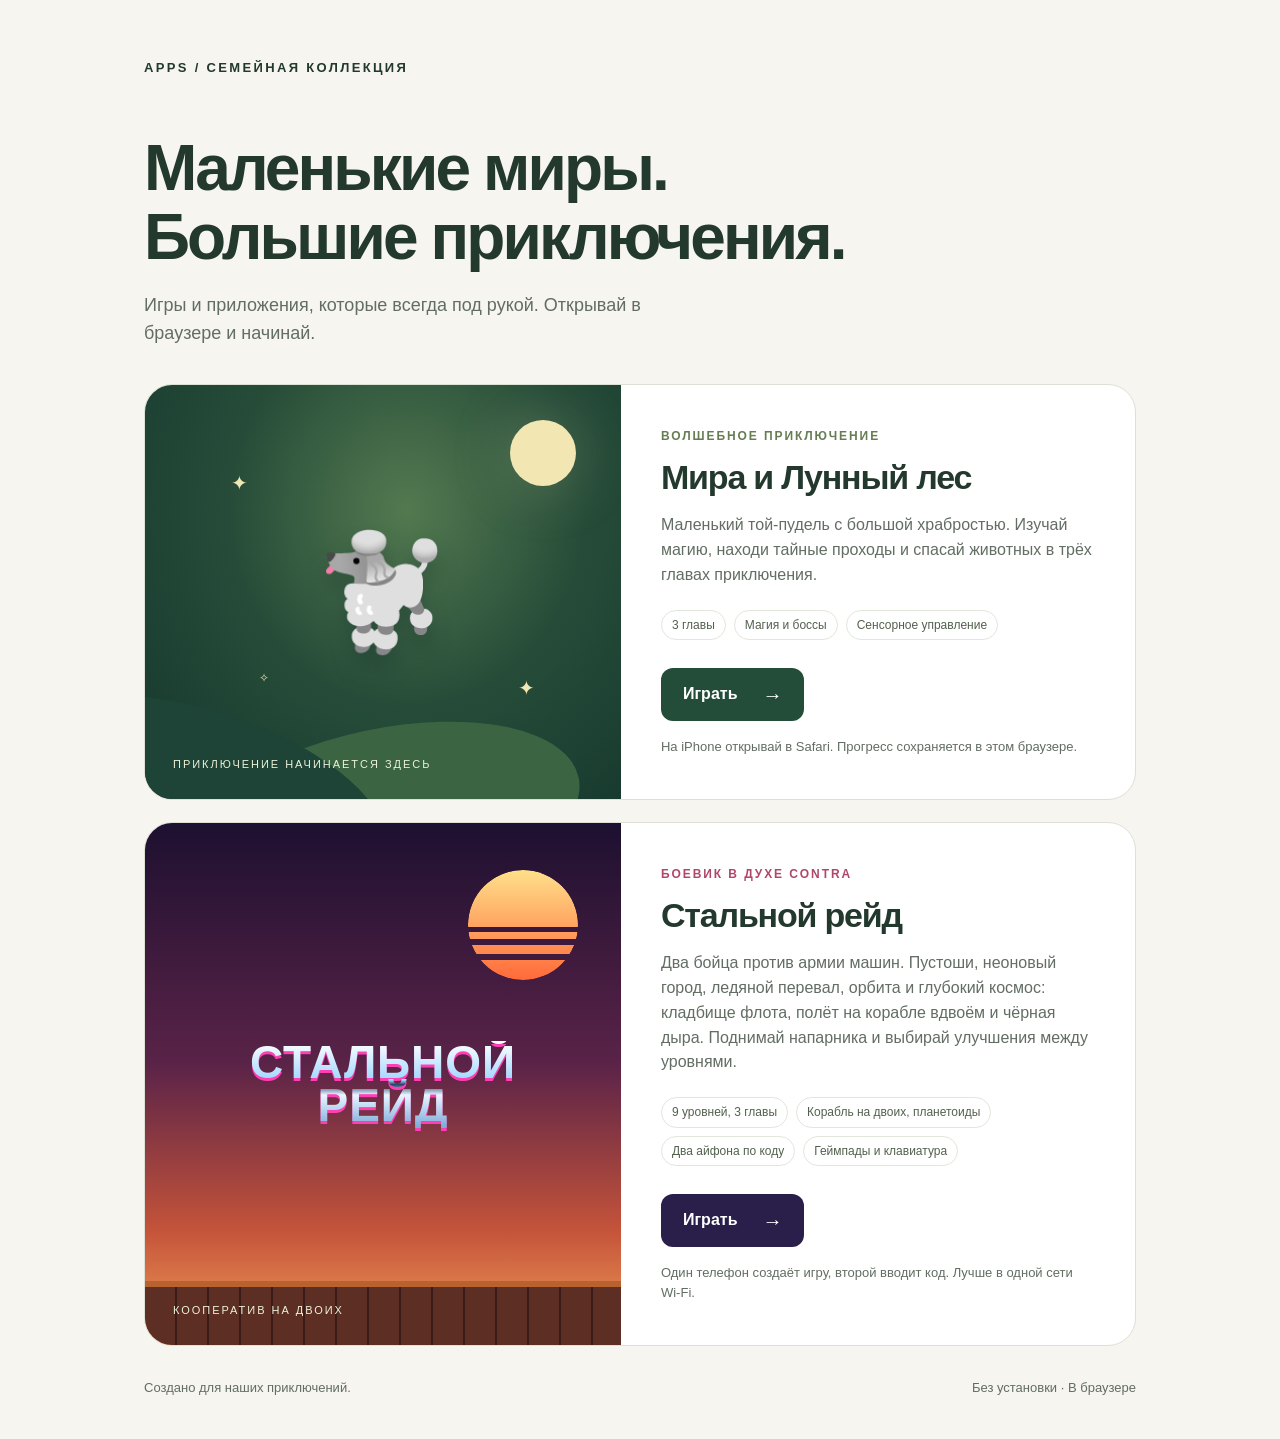
<file: index.html>
<!doctype html>
<html lang="ru">
<head>
<meta charset="utf-8">
<meta name="viewport" content="width=device-width, initial-scale=1, viewport-fit=cover">
<meta name="theme-color" content="#f6f5ef">
<meta name="description" content="Семейная коллекция браузерных игр и приложений: «Мира и Лунный лес» и кооперативный боевик «Стальной рейд».">
<title>Apps — игры и приложения</title>
<style>
:root{color-scheme:light;--ink:#23392e;--muted:#626d63;--paper:#f6f5ef;--green:#234d39}
*{box-sizing:border-box}body{margin:0;background:var(--paper);color:var(--ink);font-family:-apple-system,BlinkMacSystemFont,"Segoe UI",sans-serif;line-height:1.55}
main{max-width:1040px;margin:auto;padding:58px 24px 40px}.brand{font-weight:700;letter-spacing:.18em;font-size:13px}.eyebrow{font-size:12px;text-transform:uppercase;letter-spacing:.16em;font-weight:600}
header{padding:56px 0 36px}h1{font-size:clamp(36px,6vw,64px);letter-spacing:-.045em;line-height:1.08;margin:0 0 20px;font-weight:650}header p{max-width:530px;font-size:18px;color:var(--muted);margin:0}
.card{display:grid;grid-template-columns:1fr 1.08fr;border:1px solid #dde1d5;border-radius:28px;overflow:hidden;background:#fff}
.art{position:relative;min-height:340px;display:grid;place-items:center;background:radial-gradient(ellipse at 55% 30%,#537950 0,#264c39 48%,#15372d 100%);overflow:hidden}
.art:before,.art:after{content:"";position:absolute;border-radius:50%;width:400px;height:180px;bottom:-110px;background:#3b6442;transform:rotate(-12deg)}.art:after{left:-150px;bottom:-90px;background:#1d4436;transform:rotate(17deg)}
.moon{position:absolute;top:35px;right:45px;width:66px;height:66px;border-radius:50%;background:#f2e7b3;box-shadow:0 0 60px #f2e7b340}
.spark{position:absolute;color:#f2e7b3;font-size:20px}.s1{left:18%;top:20%}.s2{left:24%;bottom:27%;font-size:12px}.s3{right:18%;bottom:23%}
.dog{font-size:110px;filter:drop-shadow(0 15px 10px #102c2a50);z-index:1;line-height:1}.art-label{position:absolute;bottom:26px;left:28px;color:#ecf1d7;font-size:11px;letter-spacing:.18em;text-transform:uppercase;z-index:2}
.content{padding:42px 40px;display:flex;flex-direction:column;align-items:flex-start;justify-content:center}.content .eyebrow{color:#667c53}
h2{font-size:34px;letter-spacing:-.035em;line-height:1.16;margin:12px 0 16px}.description{color:var(--muted);margin:0 0 22px;font-size:16px}
.tags{display:flex;flex-wrap:wrap;gap:8px;margin-bottom:28px}.tags span{border:1px solid #e2e6db;border-radius:100px;font-size:12px;padding:5px 10px;color:#52614e}
.play{display:inline-flex;align-items:center;justify-content:center;gap:25px;background:var(--green);color:white;border-radius:12px;text-decoration:none;padding:14px 22px;font-size:16px;font-weight:600;min-height:52px}.play:hover{background:#326349}.play:focus-visible{outline:3px solid #b18832;outline-offset:4px}.play span{font-size:20px;line-height:1}
.note{font-size:13px;color:var(--muted);margin:16px 0 0}footer{margin-top:32px;font-size:13px;color:var(--muted);display:flex;justify-content:space-between;gap:20px;flex-wrap:wrap}
.games{display:grid;gap:22px}
.raid .art{background:linear-gradient(180deg,#1d1030 0%,#5a2348 46%,#c4533a 78%,#f4a259 100%)}
.raid .art:before,.raid .art:after{display:none}
.raid .sun{position:absolute;width:110px;height:110px;border-radius:50%;right:9%;top:9%;background:linear-gradient(#ffe08a,#ff6a3a);-webkit-mask:repeating-linear-gradient(180deg,#000 0 52%,transparent 52% 56%,#000 56% 63%,transparent 63% 68%,#000 68% 76%,transparent 76% 82%,#000 82% 100%);mask:repeating-linear-gradient(180deg,#000 0 52%,transparent 52% 56%,#000 56% 63%,transparent 63% 68%,#000 68% 76%,transparent 76% 82%,#000 82% 100%)}
.raid .ground{position:absolute;left:0;right:0;bottom:0;height:64px;background:repeating-linear-gradient(90deg,#5c2e24 0 30px,#3b1b17 30px 32px);border-top:6px solid #b8632f}
.raid .title{position:relative;z-index:1;font:900 clamp(30px,4.2vw,46px)/.95 "Arial Black",Impact,sans-serif;text-align:center;letter-spacing:.02em;color:#e8f6ff;background:linear-gradient(180deg,#fff 0,#9fd8ff 45%,#28466e 50%,#e8f6ff 62%,#7aa8d8 100%);-webkit-background-clip:text;background-clip:text;-webkit-text-fill-color:transparent;filter:drop-shadow(0 3px 0 #ff3fb4)}
.raid .content .eyebrow{color:#b0476a}.raid .play{background:#2a1f4a}.raid .play:hover{background:#3b2c66}
@media(max-width:650px){main{padding:28px 18px 32px}header{padding:38px 0 28px}header p{font-size:16px}.card{grid-template-columns:1fr;border-radius:22px}.art{min-height:230px}.dog{font-size:85px}.moon{width:52px;height:52px;right:34px;top:26px}.content{padding:28px 24px}h2{font-size:30px}.play{width:100%}.tags{margin-bottom:22px}}
</style>
</head>
<body>
<main>
<div class="brand">APPS / СЕМЕЙНАЯ КОЛЛЕКЦИЯ</div>
<header><h1>Маленькие миры.<br>Большие приключения.</h1><p>Игры и приложения, которые всегда под рукой. Открывай в браузере и начинай.</p></header>
<section class="games" aria-label="Игры и приложения">
<article class="card">
<div class="art" role="img" aria-label="Маленький пудель в волшебном лесу при лунном свете">
<div class="moon"></div><span class="spark s1">✦</span><span class="spark s2">✧</span><span class="spark s3">✦</span><div class="dog" aria-hidden="true">🐩</div><div class="art-label">Приключение начинается здесь</div>
</div>
<div class="content">
<div class="eyebrow">Волшебное приключение</div>
<h2>Мира и Лунный лес</h2>
<p class="description">Маленький той-пудель с большой храбростью. Изучай магию, находи тайные проходы и спасай животных в трёх главах приключения.</p>
<div class="tags"><span>3 главы</span><span>Магия и боссы</span><span>Сенсорное управление</span></div>
<a class="play" href="./mira/">Играть <span aria-hidden="true">→</span></a>
<p class="note">На iPhone открывай в Safari. Прогресс сохраняется в этом браузере.</p>
</div>
</article>
<article class="card raid">
<div class="art" role="img" aria-label="Закатное небо и неоновый заголовок «Стальной рейд»">
<div class="sun"></div><div class="ground"></div><div class="title">СТАЛЬНОЙ<br>РЕЙД</div><div class="art-label">Кооператив на двоих</div>
</div>
<div class="content">
<div class="eyebrow">Боевик в духе Contra</div>
<h2>Стальной рейд</h2>
<p class="description">Два бойца против армии машин. Пустоши, неоновый город, ледяной перевал, орбита и глубокий космос: кладбище флота, полёт на корабле вдвоём и чёрная дыра. Поднимай напарника и выбирай улучшения между уровнями.</p>
<div class="tags"><span>9 уровней, 3 главы</span><span>Корабль на двоих, планетоиды</span><span>Два айфона по коду</span><span>Геймпады и клавиатура</span></div>
<a class="play" href="./raid/">Играть <span aria-hidden="true">→</span></a>
<p class="note">Один телефон создаёт игру, второй вводит код. Лучше в одной сети Wi-Fi.</p>
</div>
</article>
</section>
<footer><span>Создано для наших приключений.</span><span>Без установки · В браузере</span></footer>
</main>
</body>
</html>
</file>
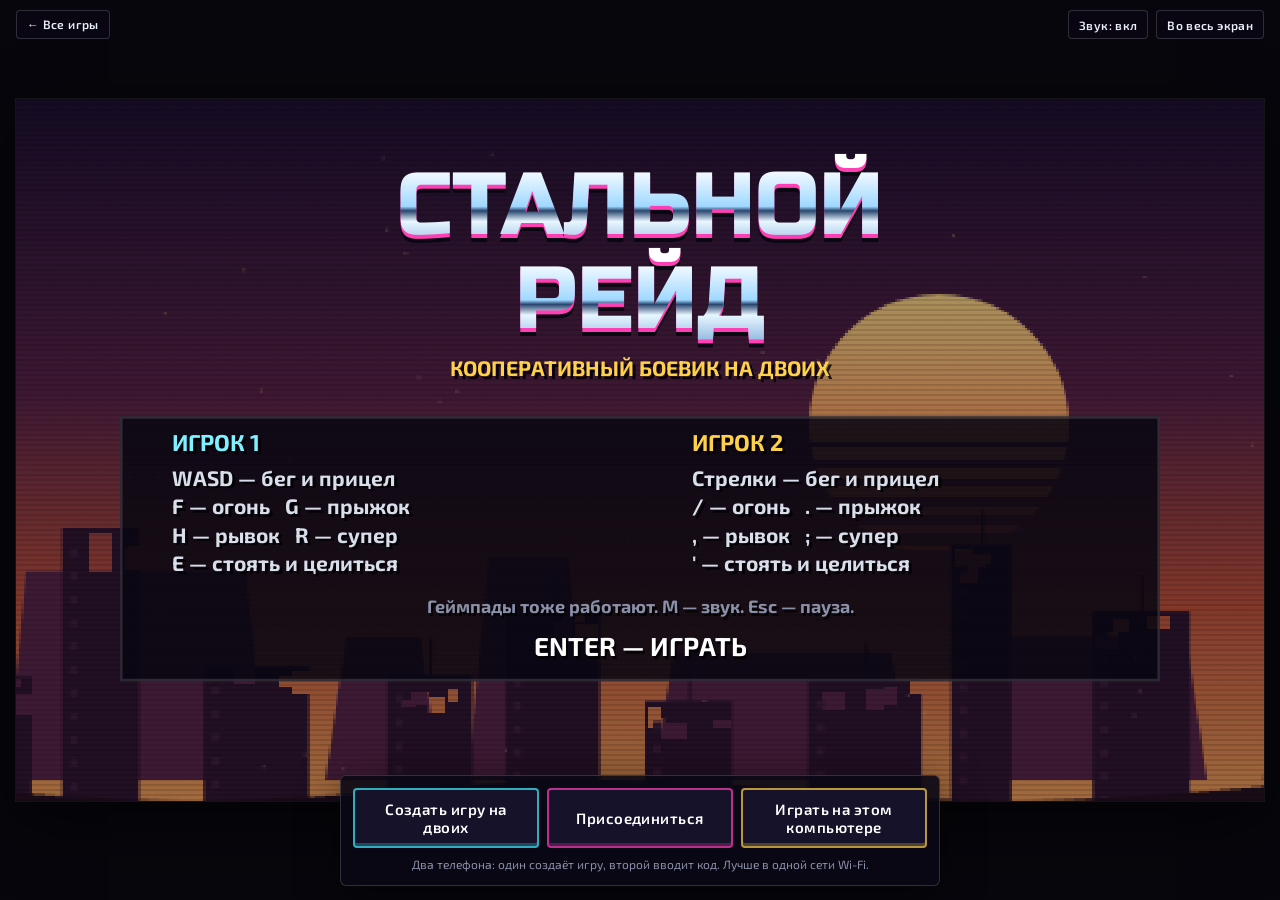
<file: raid/index.html>
<!doctype html>
<html lang="ru">
<head>
<meta charset="utf-8">
<meta name="viewport" content="width=device-width, initial-scale=1, maximum-scale=1, user-scalable=no, viewport-fit=cover">
<meta name="apple-mobile-web-app-capable" content="yes">
<meta name="mobile-web-app-capable" content="yes">
<meta name="apple-mobile-web-app-status-bar-style" content="black-translucent">
<meta name="apple-mobile-web-app-title" content="Стальной рейд">
<meta name="theme-color" content="#07060c">
<meta name="description" content="Кооперативный боевик в духе Contra на двоих: два айфона, три уровня, боссы и улучшения.">
<title>Стальной рейд</title>
<link rel="apple-touch-icon" href="./icon.png">
<link rel="icon" href="./icon.png">
<link rel="preconnect" href="https://fonts.googleapis.com">
<link rel="preconnect" href="https://fonts.gstatic.com" crossorigin>
<link href="https://fonts.googleapis.com/css2?family=Exo+2:wght@500;700&family=Russo+One&display=swap" rel="stylesheet">
<style>
:root{
  --bg:#07060c; --ink:#e8eef8; --muted:#8a90a8; --cyan:#3ff0ff; --pink:#ff3fb4; --amber:#ffd04a; --green:#5dff7a;
  --panel:rgba(10,8,22,.9); --line:rgba(255,255,255,.16);
  --px:"Exo 2","Trebuchet MS",sans-serif; --disp:"Russo One","Arial Black",sans-serif;
  color-scheme:dark;
}
*{box-sizing:border-box}
[hidden]{display:none!important}
html,body{height:100%;margin:0;background:var(--bg);color:var(--ink);overscroll-behavior:none}
body{font-family:var(--px);overflow:hidden;position:fixed;inset:0;-webkit-user-select:none;user-select:none;-webkit-touch-callout:none;-webkit-tap-highlight-color:transparent}
#shell{position:absolute;inset:0;padding:max(8px,env(safe-area-inset-top)) max(16px,env(safe-area-inset-right)) max(8px,env(safe-area-inset-bottom)) max(16px,env(safe-area-inset-left))}
body.touch #shell{padding:env(safe-area-inset-top) env(safe-area-inset-right) env(safe-area-inset-bottom) env(safe-area-inset-left);touch-action:none}
#wrap{width:100%;height:100%;display:grid;place-items:center}
canvas{display:block;image-rendering:pixelated;image-rendering:crisp-edges;background:#000;box-shadow:0 0 0 1px rgba(255,255,255,.06),0 20px 60px rgba(0,0,0,.6)}
button{font-family:var(--px);cursor:pointer}
button:focus-visible,input:focus-visible,a:focus-visible{outline:2px solid var(--cyan);outline-offset:2px}

#tools{position:fixed;top:max(10px,env(safe-area-inset-top));right:max(16px,env(safe-area-inset-right));left:max(16px,env(safe-area-inset-left));display:flex;justify-content:space-between;gap:8px;z-index:7;pointer-events:none}
#tools>*{pointer-events:auto}
#tools .grp{display:flex;gap:8px}
.chip{font:600 12px var(--px);color:var(--ink);background:rgba(10,8,22,.7);border:1px solid var(--line);border-radius:4px;padding:6px 10px;text-decoration:none;letter-spacing:.03em}
.chip:hover{border-color:var(--cyan)}
body.ingame #tools{display:none}

#lobby{position:fixed;left:50%;bottom:max(14px,env(safe-area-inset-bottom));transform:translateX(-50%);z-index:6;width:min(600px,calc(100% - 32px))}
.panel{background:var(--panel);border:1px solid var(--line);border-radius:6px;padding:12px;display:flex;flex-direction:column;gap:8px;box-shadow:0 10px 40px rgba(0,0,0,.5)}
#lb-main{flex-direction:row;flex-wrap:wrap;justify-content:center;align-items:center}
#lb-main .row{display:flex;gap:8px;flex-wrap:wrap;justify-content:center;width:100%}
.big{font:600 15px var(--px);color:#fff;background:#151229;border:2px solid var(--line);border-radius:4px;padding:10px 16px;min-height:46px;flex:1 1 150px;letter-spacing:.03em}
.big:active{transform:translateY(1px)}
.big.c1{border-color:rgba(63,240,255,.7);box-shadow:inset 0 -3px 0 rgba(63,240,255,.25)}
.big.c2{border-color:rgba(255,63,180,.7);box-shadow:inset 0 -3px 0 rgba(255,63,180,.25)}
.big.c3{border-color:rgba(255,208,74,.7);box-shadow:inset 0 -3px 0 rgba(255,208,74,.25)}
.ghost{font:600 13px var(--px);color:var(--muted);background:transparent;border:1px solid var(--line);border-radius:4px;padding:8px 12px;align-self:center}
.hint{margin:0;font-size:12px;color:var(--muted);text-align:center;line-height:1.4}
.status{margin:0;font-size:13px;color:var(--amber);text-align:center;min-height:1.2em}
.code{font:40px var(--disp);letter-spacing:.3em;text-align:center;color:#fff;text-shadow:0 2px 0 var(--pink)}
.lbl{margin:0;font-size:12px;color:var(--muted);text-align:center;letter-spacing:.1em;text-transform:uppercase}
.joinrow{display:flex;gap:8px;align-items:stretch}
#join-code{font:28px var(--disp);letter-spacing:.3em;text-align:center;width:9ch;flex:0 0 auto;background:#0d0b1c;color:#fff;border:2px solid var(--line);border-radius:4px;padding:4px 8px;-webkit-user-select:text;user-select:text}
#join-code:focus{border-color:var(--cyan);outline:none}

#touch{position:fixed;inset:0;pointer-events:none;z-index:5}
#touch>*{pointer-events:auto;position:absolute;touch-action:none}
#tpad{left:calc(env(safe-area-inset-left) + 16px);bottom:calc(env(safe-area-inset-bottom) + 12px);width:136px;height:136px;border-radius:50%;background:radial-gradient(circle,rgba(255,255,255,.07),rgba(255,255,255,.02) 70%);border:2px solid rgba(255,255,255,.16)}
#tknob{position:absolute;left:50%;top:50%;width:56px;height:56px;margin:-28px 0 0 -28px;border-radius:50%;background:rgba(63,240,255,.28);border:2px solid rgba(160,250,255,.55);pointer-events:none}
.tb{border-radius:50%;border:2px solid rgba(255,255,255,.3);background:rgba(255,255,255,.06);color:rgba(255,255,255,.9);font:600 11px var(--px);display:grid;place-items:center;letter-spacing:.04em;padding:0}
.tb.on{background:rgba(255,255,255,.32)}
#k-jump{right:calc(env(safe-area-inset-right) + 14px);bottom:calc(env(safe-area-inset-bottom) + 14px);width:76px;height:76px;border-color:rgba(93,255,122,.7)}
#k-fire{right:calc(env(safe-area-inset-right) + 100px);bottom:calc(env(safe-area-inset-bottom) + 8px);width:70px;height:70px;border-color:rgba(255,106,213,.7)}
#k-dash{right:calc(env(safe-area-inset-right) + 22px);bottom:calc(env(safe-area-inset-bottom) + 102px);width:60px;height:60px;border-color:rgba(255,208,74,.75)}
#k-sup{right:calc(env(safe-area-inset-right) + 104px);bottom:calc(env(safe-area-inset-bottom) + 90px);width:54px;height:54px;border-color:rgba(63,240,255,.75)}
#ttop{top:calc(env(safe-area-inset-top) + 72px);left:calc(env(safe-area-inset-left) + 10px);display:flex;flex-direction:column;align-items:flex-start;gap:6px}
.pill{font:600 11px var(--px);color:#fff;background:rgba(10,8,22,.55);border:1px solid var(--line);border-radius:4px;padding:5px 9px;min-height:30px}
.pill.on{border-color:var(--green);color:var(--green)}
body:not(.st-play) #ttop{display:none}
#tedit{position:fixed;top:calc(env(safe-area-inset-top) + 8px);left:50%;transform:translateX(-50%);z-index:9;width:min(380px,calc(100% - 32px));padding:10px}
.editrow{display:flex;gap:8px;align-items:center;justify-content:center}
.editrow label{font-size:13px;color:var(--muted)}
#t-scale{flex:1;accent-color:var(--cyan)}
#t-mirror.on{border-color:var(--green);color:var(--green)}
body.editing #touch .tb,body.editing #tpad{outline:2px dashed var(--amber);outline-offset:3px}
body.editing #ttop{display:none}
#touch.mirror #tpad{left:auto;right:calc(env(safe-area-inset-right) + 16px)}
#touch.mirror #k-jump{right:auto;left:calc(env(safe-area-inset-left) + 14px)}
#touch.mirror #k-fire{right:auto;left:calc(env(safe-area-inset-left) + 100px)}
#touch.mirror #k-dash{right:auto;left:calc(env(safe-area-inset-left) + 22px)}
#touch.mirror #k-sup{right:auto;left:calc(env(safe-area-inset-left) + 104px)}

#rotate{position:fixed;inset:0;z-index:30;background:var(--bg);display:none;place-items:center;text-align:center;padding:24px}
#rotate div{font:20px var(--disp);line-height:1.4}
#rotate p{color:var(--muted);font-size:14px}
@media (orientation:portrait){ body.touch #rotate{display:grid} }
@media (prefers-reduced-motion:reduce){ .big:active{transform:none} }
</style>
</head>
<body>
<div id="shell"><div id="wrap"><canvas id="screen" aria-label="Игровой экран"></canvas></div></div>

<div id="tools">
  <a class="chip" href="../">← Все игры</a>
  <div class="grp">
    <button class="chip" id="b-sound" type="button" aria-pressed="true">Звук: вкл</button>
    <button class="chip" id="b-full" type="button">Во весь экран</button>
  </div>
</div>

<div id="lobby" hidden>
  <div class="panel" id="lb-main">
    <div class="row">
      <button class="big c1" id="b-host" type="button">Создать игру на двоих</button>
      <button class="big c2" id="b-join" type="button">Присоединиться</button>
      <button class="big c3" id="b-solo" type="button">Один игрок</button>
    </div>
    <p class="hint">Два телефона: один создаёт игру, второй вводит код. Лучше в одной сети Wi-Fi.</p>
  </div>
  <div class="panel" id="lb-host" hidden>
    <p class="lbl">Код игры</p>
    <div class="code" id="host-code">····</div>
    <p class="status" id="host-status" role="status">Подключаюсь к серверу…</p>
    <p class="hint">На втором телефоне: «Присоединиться» и этот код.</p>
    <button class="ghost" id="b-host-cancel" type="button">Отмена</button>
  </div>
  <div class="panel" id="lb-join" hidden>
    <p class="lbl"><label for="join-code">Код от первого телефона</label></p>
    <div class="joinrow" style="justify-content:center">
      <input id="join-code" inputmode="numeric" pattern="[0-9]*" maxlength="4" autocomplete="off" enterkeyhint="go">
      <button class="big c2" id="b-join-go" type="button" style="flex:0 1 200px">Подключиться</button>
    </div>
    <p class="status" id="join-status" role="status"></p>
    <button class="ghost" id="b-join-cancel" type="button">Назад</button>
  </div>
</div>

<div id="touch" hidden>
  <div id="tpad"><div id="tknob"></div></div>
  <button class="tb" id="k-jump" data-btn="jump" type="button">ПРЫЖОК</button>
  <button class="tb" id="k-fire" data-btn="fire" type="button">ОГОНЬ</button>
  <button class="tb" id="k-dash" data-btn="dash" type="button">РЫВОК</button>
  <button class="tb" id="k-sup" data-btn="sup" type="button">СУПЕР</button>
  <div id="ttop">
    <button class="pill" data-btn="start" type="button">ПАУЗА</button>
    <button class="pill" id="t-auto" type="button">АВТО</button>
    <button class="pill" id="t-sound" type="button">♪</button>
    <button class="pill" id="t-edit" type="button">КНОПКИ</button>
  </div>
</div>

<div id="tedit" class="panel" hidden>
  <p class="lbl">Перетащи кнопки пальцем</p>
  <div class="editrow">
    <label for="t-scale">Размер</label>
    <input id="t-scale" type="range" min="0.7" max="1.4" step="0.05" value="1">
  </div>
  <div class="editrow">
    <button class="ghost" id="t-mirror" type="button">Левша</button>
    <button class="ghost" id="t-reset" type="button">Сбросить</button>
    <button class="big c1" id="t-done" type="button" style="flex:0 0 auto;min-height:38px;padding:6px 16px">Готово</button>
  </div>
</div>

<div id="rotate"><div>Поверни телефон<br>горизонтально</div><p>Игра работает в альбомной ориентации</p></div>

<script src="./peerjs.min.js"></script>
<script src="./mqtt.min.js"></script>
<script src="./game.js"></script>
</body>
</html>
</file>
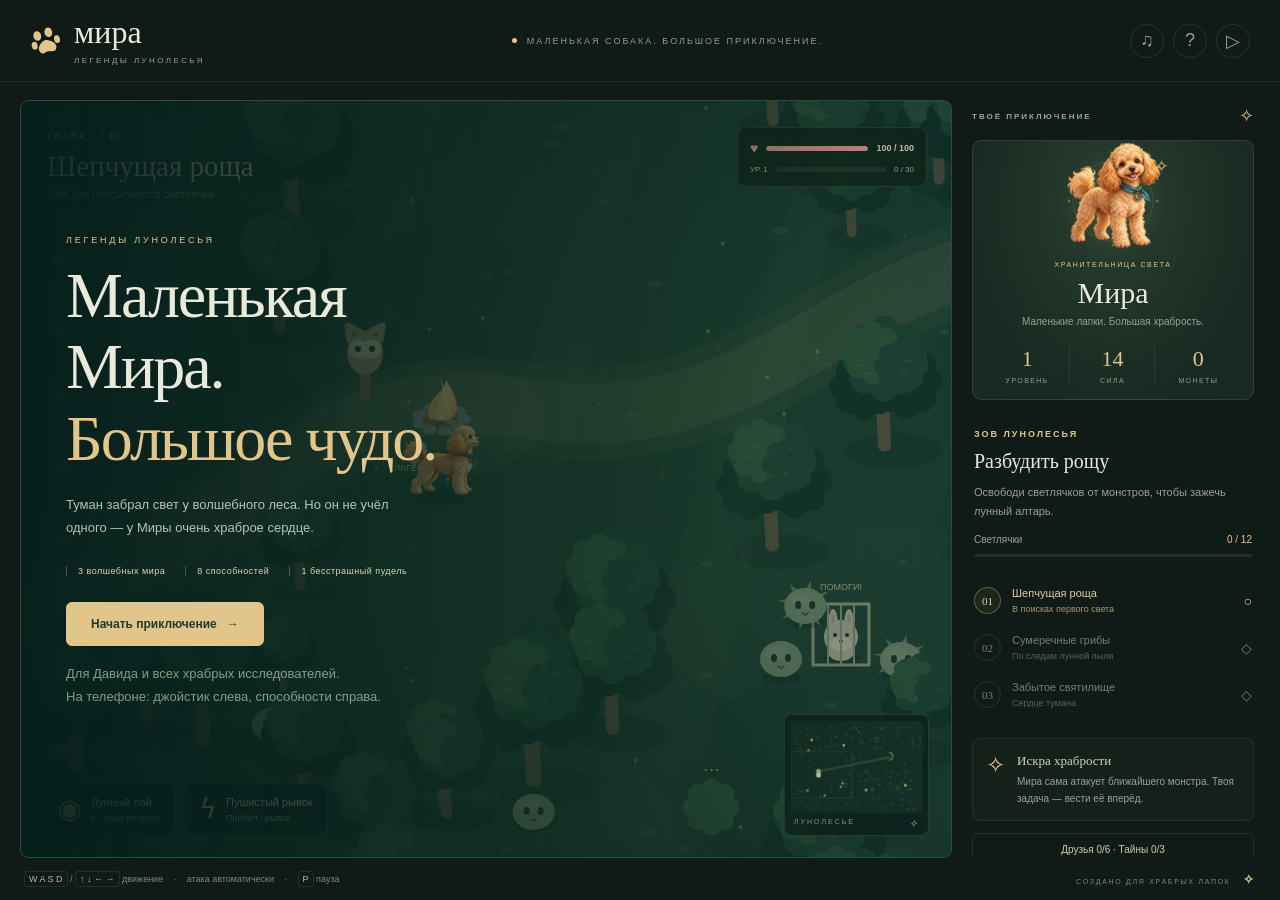
<file: mira/source/index.html>
<!doctype html>
<html lang="ru">
<head>
<meta charset="UTF-8"><meta name="viewport" content="width=device-width,initial-scale=1,viewport-fit=cover">
<meta name="theme-color" content="#101c19"><meta name="description" content="Маленькая собака. Большое приключение. Помогите той-пуделю Мире вернуть свет в Лунолесье.">
<meta name="apple-mobile-web-app-capable" content="yes"><meta name="apple-mobile-web-app-status-bar-style" content="black-translucent"><meta name="apple-mobile-web-app-title" content="Мира"><link rel="manifest" href="manifest.webmanifest"><link rel="icon" href="icon.svg" type="image/svg+xml"><link rel="apple-touch-icon" href="icon-192.png">
<title>Мира — Хранительница Лунолесья</title>
<link rel="stylesheet" href="style.css">
</head>
<body>
<header class="topbar"><a class="brand" href="#" aria-label="Мира — начало"><svg viewBox="0 0 32 32" aria-hidden="true"><ellipse cx="9" cy="9" rx="4" ry="5"/><ellipse cx="21" cy="8" rx="4" ry="5"/><ellipse cx="4" cy="18" rx="3" ry="4"/><ellipse cx="28" cy="17" rx="3" ry="4"/><path d="M8 26C5 21 12 15 16 15s12 6 9 11c-2 4-6 1-9 1s-6 3-8-1"/></svg><span>мира<span class="brand-sub">ЛЕГЕНДЫ ЛУНОЛЕСЬЯ</span></span></a><div class="chapter-label"><span class="status-dot"></span> МАЛЕНЬКАЯ СОБАКА. БОЛЬШОЕ ПРИКЛЮЧЕНИЕ.</div><div class="top-actions"><button id="sound" class="icon-btn" aria-label="Включить звук" title="Звук">♫</button><button id="help" class="icon-btn" aria-label="Как играть" title="Как играть">?</button><button id="pause" class="icon-btn" aria-label="Пауза" title="Пауза (P)">Ⅱ</button><button id="journalToggle" class="icon-btn mobile-menu" aria-label="Дневник героя">☰</button></div></header>
<main><section class="play-area" aria-label="Игровой мир"><canvas id="world" tabindex="0" aria-label="Мира в волшебном лесу. Передвижение WASD или стрелками; пробел — рывок; E — волшебный лай; F — взаимодействие."></canvas>
<div class="location"><span class="eyebrow" id="chapterNumber">ГЛАВА I / III</span><h1 id="place">Шепчущая роща</h1><p id="placeDesc">Там, где просыпаются светлячки</p></div>
<div class="world-hud"><div class="healthline"><span>♥</span><div class="bar"><i id="hpBar"></i></div><b id="hpText">100 / 100</b></div><div class="xp-row"><span id="levelBadge">УР. 1</span><div class="bar xp"><i id="xpBar"></i></div><span id="xpText">0 / 30</span></div></div>
<div id="bossHud" class="boss-hud hidden"><span id="bossName">Хранитель</span><div class="bar"><i id="bossBar"></i></div></div>
<div id="toast" class="toast" role="status"></div><div id="interactHint" class="interact hidden"></div>
<div class="bottom-hud"><div class="abilities"><button id="bark" class="ability" title="Волшебный лай (E)"><span class="ability-icon">◉</span><span><strong>Лунный лай</strong><small id="barkCd">E · удар по кругу</small></span></button><button id="dash" class="ability" title="Рывок (пробел)"><span class="ability-icon">ϟ</span><span><strong>Пушистый рывок</strong><small id="dashCd">Пробел · уклонение</small></span></button><button id="interactBtn" class="ability interact-btn" title="Взаимодействие (F)"><span class="ability-icon">✦</span><span><strong>Действие</strong><small>F · рядом с объектом</small></span></button></div><div class="minimap-wrap"><canvas id="minimap" width="160" height="112" aria-label="Карта: Мира — белая точка, святилище — луна, лагерь — зелёная точка, сундуки — золотые точки"></canvas><span>ЛУНОЛЕСЬЕ <i>✧</i></span></div></div>
<div id="joystick" aria-label="Сенсорный джойстик"><div id="stick"></div></div>
<div id="overlay" class="overlay"><div id="dialog" class="dialog"></div></div>
<div id="chapterFlash" class="chapter-flash"></div>
</section><aside id="journal"><div class="aside-heading"><span class="eyebrow">ТВОЁ ПРИКЛЮЧЕНИЕ</span><span>✧</span></div><div class="hero-card"><canvas id="portrait" width="180" height="150" aria-label="Той-пудель Мира"></canvas><span class="hero-tag">ХРАНИТЕЛЬНИЦА СВЕТА</span><h2>Мира</h2><p>Маленькие лапки. Большая храбрость.</p><div class="hero-stats"><div><b id="statLevel">1</b><span>УРОВЕНЬ</span></div><div><b id="statPower">14</b><span>СИЛА</span></div><div><b id="statCoins">0</b><span>МОНЕТЫ</span></div></div></div>
<div class="quest-section"><span class="eyebrow">ЗОВ ЛУНОЛЕСЬЯ</span><h3 id="questTitle">Разбудить рощу</h3><p id="questDesc">Освободи светлячков от монстров, чтобы зажечь лунный алтарь.</p><div class="quest-progress"><span>Светлячки</span><b id="questCount">0 / 12</b></div><div class="bar quest"><i id="questBar"></i></div><ol class="quest-steps"><li id="step0" class="active"><span>01</span><div>Шепчущая роща<small>В поисках первого света</small></div><b>○</b></li><li id="step1"><span>02</span><div>Сумеречные грибы<small>По следам лунной пыли</small></div><b>◇</b></li><li id="step2"><span>03</span><div>Забытое святилище<small>Сердце тумана</small></div><b>◇</b></li></ol></div>
<div class="blessing"><span>✧</span><div><strong id="blessTitle">Искра храбрости</strong><p id="blessDesc">Мира сама атакует ближайшего монстра. Твоя задача — вести её вперёд.</p></div></div><div class="adventure-progress" id="adventureProgress">Друзья 0/6 · Тайны 0/3</div><button class="journal-button" id="upgradeList">Способности Миры <span>↗</span></button><div class="save-status" id="saveStatus">Прогресс сохраняется на этом устройстве</div></aside></main>
<footer><span class="desktop-help"><kbd>W A S D</kbd> / <kbd>↑ ↓ ← →</kbd> движение <i>·</i> атака автоматически <i>·</i> <kbd>P</kbd> пауза</span><span class="touch-help">Джойстик — движение · ◉ — лай · ϟ — рывок · ✦ — действие</span><span>СОЗДАНО ДЛЯ ХРАБРЫХ ЛАПОК <b>✧</b></span></footer>
<script src="game.js"></script><script src="adventure.js"></script>
</body></html>
</file>
<file: mira/source/style.css>
:root{color-scheme:dark;--bg:#101b18;--panel:#15231f;--line:#ffffff12;--text:#e9eadb;--muted:#91a399;--gold:#e2c58a;--mint:#b6dfbf}*{box-sizing:border-box}body{margin:0;background:var(--bg);color:var(--text);font-family:Arial,Helvetica,sans-serif;font-size:14px;overflow:hidden}button,a{-webkit-tap-highlight-color:transparent}button{font:inherit;color:inherit;cursor:pointer}button:focus-visible,a:focus-visible,canvas:focus-visible{outline:2px solid var(--gold);outline-offset:3px}button:disabled{cursor:default;opacity:.5}.topbar{height:82px;display:flex;align-items:center;justify-content:space-between;padding:0 30px;border-bottom:1px solid var(--line);gap:20px}.brand{display:flex;align-items:center;gap:13px;text-decoration:none;color:var(--text)}.brand svg{width:31px;height:34px;fill:var(--gold);transform:rotate(-14deg)}.brand>span{font-family:Georgia,serif;font-size:32px;line-height:1}.brand-sub{display:block;font:8px Arial;letter-spacing:2.4px;margin-top:8px;color:var(--muted)}.chapter-label{font-size:9px;letter-spacing:2px;color:#8b9f93;display:flex;gap:10px;align-items:center}.status-dot{width:5px;height:5px;border-radius:50%;background:var(--gold);box-shadow:0 0 15px #e2c58a44}.top-actions{display:flex;gap:9px}.icon-btn{background:transparent;border:1px solid #ffffff19;border-radius:50%;width:34px;height:34px;font-size:18px;color:var(--muted)}.icon-btn:hover{color:var(--gold);border-color:#e2c58a88}.mobile-menu{display:none}main{display:grid;grid-template-columns:minmax(0,1fr) 288px;height:calc(100dvh - 124px);padding:18px 20px 0;gap:20px}.play-area{position:relative;min-height:0;overflow:hidden;border-radius:9px;border:1px solid #abc3a522;background:#16392f;isolation:isolate}#world{width:100%;height:100%;display:block;touch-action:none;outline:none}.location{position:absolute;left:26px;top:25px;pointer-events:none;text-shadow:0 2px 9px #09251c}.eyebrow{font-size:9px;letter-spacing:2px;color:var(--gold);font-weight:600}h1{font-family:Georgia,serif;font-weight:normal;font-size:29px;margin:8px 0 5px}.location p{color:#c6d8c5b0;font-size:11px;margin:0}.world-hud{position:absolute;right:24px;top:26px;width:190px;background:#10251bd9;backdrop-filter:blur(10px);border:1px solid #bdd5ae25;border-radius:9px;padding:12px}.healthline,.xp-row{display:flex;gap:8px;align-items:center}.healthline>span{color:#ed9e96;font-size:14px}.bar{height:5px;background:#ffffff13;border-radius:8px;overflow:hidden;flex:1}.bar i{height:100%;width:100%;display:block;background:#df9d90;border-radius:8px;transition:width .2s}.healthline b{font-size:9px;white-space:nowrap;color:#e4d7c3}.xp-row{margin-top:9px;font-size:8px;color:#98b7a3}.xp i{background:#b3c779;width:0}.quest i{background:var(--gold);width:0}.xp-row>span:first-child{color:var(--gold)}.bottom-hud{position:absolute;bottom:21px;left:22px;right:22px;display:flex;justify-content:space-between;align-items:flex-end;pointer-events:none;gap:10px}.abilities{display:flex;gap:9px;pointer-events:auto;align-items:center}.ability{display:flex;align-items:center;gap:9px;background:#0c241ee8;border:1px solid #a8c3a237;border-radius:9px;padding:11px 14px;text-align:left;box-shadow:0 5px 25px #031a1933;min-height:53px}.ability:hover{border-color:#e2c58a88}.ability-icon{color:var(--gold);font-size:27px;line-height:1}.ability strong{display:block;font-size:11px;font-weight:500}.ability small{display:block;font-size:9px;color:#a4b6a3;margin-top:5px}.interact-btn{display:none}.interact-btn.ready{display:flex}.minimap-wrap{width:145px;background:#0d211ed9;padding:6px;border:1px solid #9bb89e30;border-radius:8px}#minimap{width:100%;display:block;border-radius:3px}.minimap-wrap>span{font-size:7px;letter-spacing:2px;display:flex;justify-content:space-between;padding:5px 3px 0;color:#b0bc9a}.minimap-wrap i{font-size:10px;color:var(--gold)}aside{overflow:auto;scrollbar-width:thin;scrollbar-color:#365043 transparent;padding:5px 6px 0 0}.aside-heading{display:flex;justify-content:space-between;align-items:center;margin-bottom:13px}.aside-heading>.eyebrow{color:#92a99b;font-size:8px}.aside-heading>span:last-child{color:var(--gold);font-size:18px}.hero-card{position:relative;border:1px solid #accfa320;border-radius:9px;background:radial-gradient(ellipse at 50% 25%,#36523c88,transparent 70%),#192a22;text-align:center;padding:0 12px 15px}#portrait{display:block;width:150px;height:125px;margin:-5px auto -7px}.hero-tag{font-size:7px;color:var(--gold);letter-spacing:1.6px}.hero-card h2{font:30px Georgia;margin:6px 0}.hero-card p{font-size:10px;color:var(--muted);margin:0}.hero-stats{display:flex;justify-content:space-around;margin-top:19px}.hero-stats>div{width:33%;border-right:1px solid var(--line)}.hero-stats>div:last-child{border:0}.hero-stats b{display:block;font:22px Georgia;color:var(--gold)}.hero-stats span{display:block;font-size:7px;letter-spacing:1.4px;color:#8ba193;margin-top:5px}.quest-section{padding:24px 2px 0}.quest-section h3{font:20px Georgia;margin:10px 0}.quest-section p{font-size:11px;line-height:1.7;color:var(--muted);margin:0 0 14px}.quest-progress{display:flex;justify-content:space-between;font-size:10px;color:var(--muted);margin:0 0 9px}.quest-progress b{font-weight:normal;color:var(--gold)}.quest{height:3px}.quest-steps{list-style:none;padding:0;margin:20px 0}.quest-steps li{display:flex;align-items:center;gap:11px;padding:10px 0;color:#6b8174}.quest-steps li>span{font:11px Georgia;border:1px solid #75947f33;width:27px;height:27px;display:grid;place-items:center;border-radius:50%}.quest-steps li>div{font-size:11px;flex:1}.quest-steps small{display:block;font-size:9px;opacity:.7;margin-top:5px}.quest-steps b{font-size:14px;font-weight:normal}.quest-steps .active{color:#e1ce9d}.quest-steps .active>span{border-color:#d1b77660;background:#d1b77612}.quest-steps .done{color:#a5cda7}.blessing{display:flex;gap:12px;background:#a2c98b08;border:1px solid #a2c98b17;padding:13px;border-radius:7px}.blessing>span{color:var(--gold);font-size:23px}.blessing strong{font:13px Georgia;color:#cbd5bf}.blessing p{font-size:10px;color:var(--muted);line-height:1.65;margin:5px 0 0}.journal-button{width:100%;display:flex;justify-content:space-between;background:transparent;border:0;border-bottom:1px solid var(--line);padding:18px 2px;color:#c3ccb7;font-size:11px}.journal-button span{color:var(--gold)}.save-status{font-size:8px;color:#718477;margin:13px 0 18px;text-align:center}footer{height:42px;display:flex;align-items:center;justify-content:space-between;padding:0 24px;font-size:9px;color:#738a7a}footer i{padding:0 8px;font-style:normal}footer>span:last-child{font-size:7px;letter-spacing:1.7px}footer b{color:var(--gold);font-size:13px;padding-left:9px}kbd{font:9px Arial;color:#b2b9a5;border:1px solid #ffffff15;padding:2px 4px;border-radius:3px}.overlay{position:absolute;inset:0;display:flex;align-items:center;justify-content:center;background:#071d1866;backdrop-filter:blur(4px);z-index:5;padding:25px;overflow:auto}.overlay.intro{justify-content:flex-start;background:linear-gradient(90deg,#061e1bef,#0c241b99 65%,#0c241b11);backdrop-filter:none;padding:45px}.dialog{max-width:580px;width:100%;padding:30px;border:1px solid #d9d0a12c;background:#152820f5;border-radius:16px;box-shadow:0 25px 90px #061e1977;text-align:center}.intro .dialog{text-align:left;background:none;border:0;box-shadow:none;padding:0;max-width:450px}.dialog .overline{font-size:9px;letter-spacing:2.8px;color:var(--gold)}.dialog h2{font:36px/1.12 Georgia;margin:14px 0 18px}.intro .dialog h2{font-size:64px;letter-spacing:-2px}.dialog h2 em{font-style:normal;color:var(--gold)}.dialog p{color:#b2c5b5;font-size:13px;line-height:1.8;margin:12px 0 20px}.intro .dialog p{max-width:340px;font-size:13px}.dialog .intro-meta{display:flex;gap:20px;font-size:9px;letter-spacing:.5px;color:#d3d7b7;margin:26px 0}.intro-meta span{border-left:1px solid #c9bf8055;padding-left:11px}.btn{border:1px solid var(--gold);background:var(--gold);color:#24392a;padding:14px 24px;border-radius:6px;font-size:12px;font-weight:bold;transition:background .2s,transform .2s}.btn:hover{background:#f2dba7;transform:translateY(-1px)}.btn.secondary{background:transparent;color:#c9d5bd;border-color:#bdcda744;margin-left:8px;font-weight:normal}.btn.secondary:hover{background:#b5c99f15}.dialog .hint{font-size:10px;color:#829e8b;margin-top:16px}.choices{display:grid;grid-template-columns:repeat(3,1fr);gap:12px;margin:25px 0 8px}.choice{border:1px solid #a7be8e35;background:#1e382b;border-radius:10px;padding:23px 12px 18px;min-height:165px;transition:transform .15s,border-color .15s}.choice:hover{transform:translateY(-4px);border-color:var(--gold)}.choice>span{font-size:30px;color:var(--gold);display:block;margin-bottom:15px}.choice strong{font:17px Georgia;display:block}.choice small{font-size:11px;line-height:1.6;color:#a6b9a8;display:block;margin-top:10px}.toast{position:absolute;top:120px;left:50%;transform:translate(-50%,-12px);opacity:0;pointer-events:none;transition:opacity .3s,transform .3s;background:#12291fea;border:1px solid #c6d69a40;border-radius:30px;padding:12px 21px;font-size:12px;color:#e4d7af;text-align:center;max-width:90%;width:max-content;z-index:3}.toast.show{opacity:1;transform:translate(-50%,0)}.interact{position:absolute;bottom:100px;left:50%;transform:translateX(-50%);background:#15291fea;border:1px solid #dbcd9a55;border-radius:6px;padding:10px 14px;font-size:11px;color:#e8d5a6;white-space:nowrap;pointer-events:none}.boss-hud{position:absolute;top:112px;left:50%;transform:translateX(-50%);width:290px;text-align:center;font:16px Georgia;text-shadow:0 2px 6px #152b26}.boss-hud .bar{margin-top:8px;height:6px;background:#15221ccc}.boss-hud .bar i{background:#ca89ac}.chapter-flash{position:absolute;inset:0;pointer-events:none;background:#dce9bb;opacity:0;transition:opacity .8s;z-index:7}.hidden{display:none!important}.stats-table{display:grid;grid-template-columns:1fr 1fr;gap:10px;margin:20px 0}.stat-tile{background:#ffffff06;padding:14px;border:1px solid #ffffff0b;border-radius:8px;text-align:left}.stat-tile span{display:block;color:#91a995;font-size:10px;margin-bottom:6px}.stat-tile b{font:20px Georgia;color:#e2c58a}.shop-grid{display:grid;grid-template-columns:1fr 1fr;gap:10px;margin:20px 0}.shop-grid button{background:#233c2d;border:1px solid #b2c79433;border-radius:8px;text-align:left;padding:15px;font-size:12px}.shop-grid small{display:block;color:#a4bca6;font-size:10px;margin-top:8px}.shop-grid b{display:block;color:var(--gold);font-size:12px;margin-top:10px}.control-list{text-align:left;color:#becbbb;line-height:2;font-size:12px;margin:18px auto;max-width:400px}.control-list b{color:#e2c58a}.dialog-buttons{display:flex;justify-content:center;gap:8px;flex-wrap:wrap}.intro .dialog-buttons{justify-content:flex-start}.dialog-buttons .secondary{margin:0}#joystick{display:none;position:absolute;bottom:28px;left:22px;width:110px;height:110px;border:1px solid #e4e8c94d;border-radius:50%;background:#c6e5bd0d;touch-action:none;z-index:2}#stick{position:absolute;top:32px;left:32px;width:44px;height:44px;background:#cfdbb477;border:1px solid #e3e7c788;border-radius:50%;pointer-events:none}@media(max-height:800px) and (min-width:901px){#portrait{height:94px;width:113px}.hero-card h2{font-size:25px}.hero-stats{margin-top:12px}.quest-section{padding-top:18px}.quest-steps{margin:12px 0}.quest-steps li{padding:7px 0}.blessing{padding:10px}.hero-card{padding-bottom:13px}.journal-button{padding:14px 2px}.intro .dialog h2{font-size:54px}}@media(max-width:1150px){main{grid-template-columns:minmax(0,1fr) 250px;gap:14px;padding-left:14px;padding-right:14px}.chapter-label{font-size:8px;letter-spacing:1px}.ability{padding:10px}.ability strong{font-size:10px}.minimap-wrap{width:110px}.location{left:20px}.world-hud{width:160px;right:18px}.bottom-hud{left:17px;right:17px}.interact-btn.ready{display:none}}@media(max-width:900px){.topbar{height:67px;padding:0 18px}.chapter-label{display:none}main{display:block;padding:10px;height:calc(100dvh - 99px)}.play-area{height:100%}aside{position:absolute;right:10px;top:77px;bottom:32px;width:280px;z-index:9;background:#14251ff7;backdrop-filter:blur(12px);padding:20px;border:1px solid #bdcfa433;border-radius:9px;display:none}aside.open{display:block}.mobile-menu{display:block}footer{height:32px;padding:0 15px}footer>span:last-child{display:none}.intro .dialog h2{font-size:56px}.world-hud{width:160px}.location h1{font-size:24px}.intro .dialog{max-width:420px}.interact-btn.ready{display:flex}}@media(pointer:coarse){#joystick{display:block}.bottom-hud{left:auto;right:18px;bottom:24px}.minimap-wrap{position:absolute;bottom:85px;right:0;width:100px}.ability{width:61px;height:61px;justify-content:center;padding:5px;position:relative;border-radius:50%}.ability-icon{font-size:30px}.ability>span:last-child{position:absolute;top:65px;white-space:nowrap;text-align:center}.ability strong{display:none}.ability small{font-size:8px;margin:0}.interact{bottom:165px}.interact-btn.ready{display:flex}footer>span{font-size:8px}footer kbd{font-size:7px}}@media(max-width:560px){.topbar{height:63px;padding:0 13px}.brand>span{font-size:27px}.brand-sub{font-size:6px;letter-spacing:1.6px}.brand svg{width:25px}.top-actions{gap:6px}.icon-btn{height:31px;width:31px}main{padding:6px;height:calc(100dvh - 87px)}footer{height:24px;font-size:8px}.location{left:16px;top:19px}.location h1{font-size:23px;max-width:210px}.location p{font-size:9px;max-width:180px}.eyebrow{font-size:8px}.world-hud{right:12px;top:104px;width:151px;padding:9px}.overlay{padding:16px}.overlay.intro{padding:28px;background:linear-gradient(90deg,#061e1bf2,#0c241ba1)}.intro .dialog h2{font-size:49px}.intro .dialog p{font-size:12px}.dialog{padding:24px 17px;max-height:100%;overflow:auto}.dialog h2{font-size:29px}.dialog p{font-size:12px}.choices{gap:7px}.choice{min-height:165px;padding:17px 7px}.choice strong{font-size:15px}.choice small{font-size:10px}.toast{top:168px;font-size:10px;padding:10px 14px}.boss-hud{top:163px;width:230px}.boss-hud~.toast{top:208px}.btn{padding:13px 19px}.intro-meta{gap:12px!important;font-size:8px!important}.interact{font-size:10px;max-width:90%;white-space:normal;text-align:center}.blessing p{font-size:11px}}

body{padding-top:env(safe-area-inset-top);padding-bottom:env(safe-area-inset-bottom);overscroll-behavior:none;-webkit-user-select:none;user-select:none}button{touch-action:manipulation}main{height:calc(100dvh - 124px - env(safe-area-inset-top) - env(safe-area-inset-bottom))}.touch-help{display:none}@media(max-width:900px){main{height:calc(100dvh - 99px - env(safe-area-inset-top) - env(safe-area-inset-bottom))}}@media(max-width:560px){main{height:calc(100dvh - 87px - env(safe-area-inset-top) - env(safe-area-inset-bottom))}}@media(pointer:coarse){.desktop-help{display:none}.touch-help{display:block;font-size:8px;letter-spacing:0}}

.adventure-progress{color:#cfcc9f;font-size:10px;text-align:center;border:1px solid #b5caa01c;border-radius:6px;padding:10px;margin-top:12px}.choices .choice small{font-size:10px}.choices .choice{padding-left:10px;padding-right:10px}
</file>
